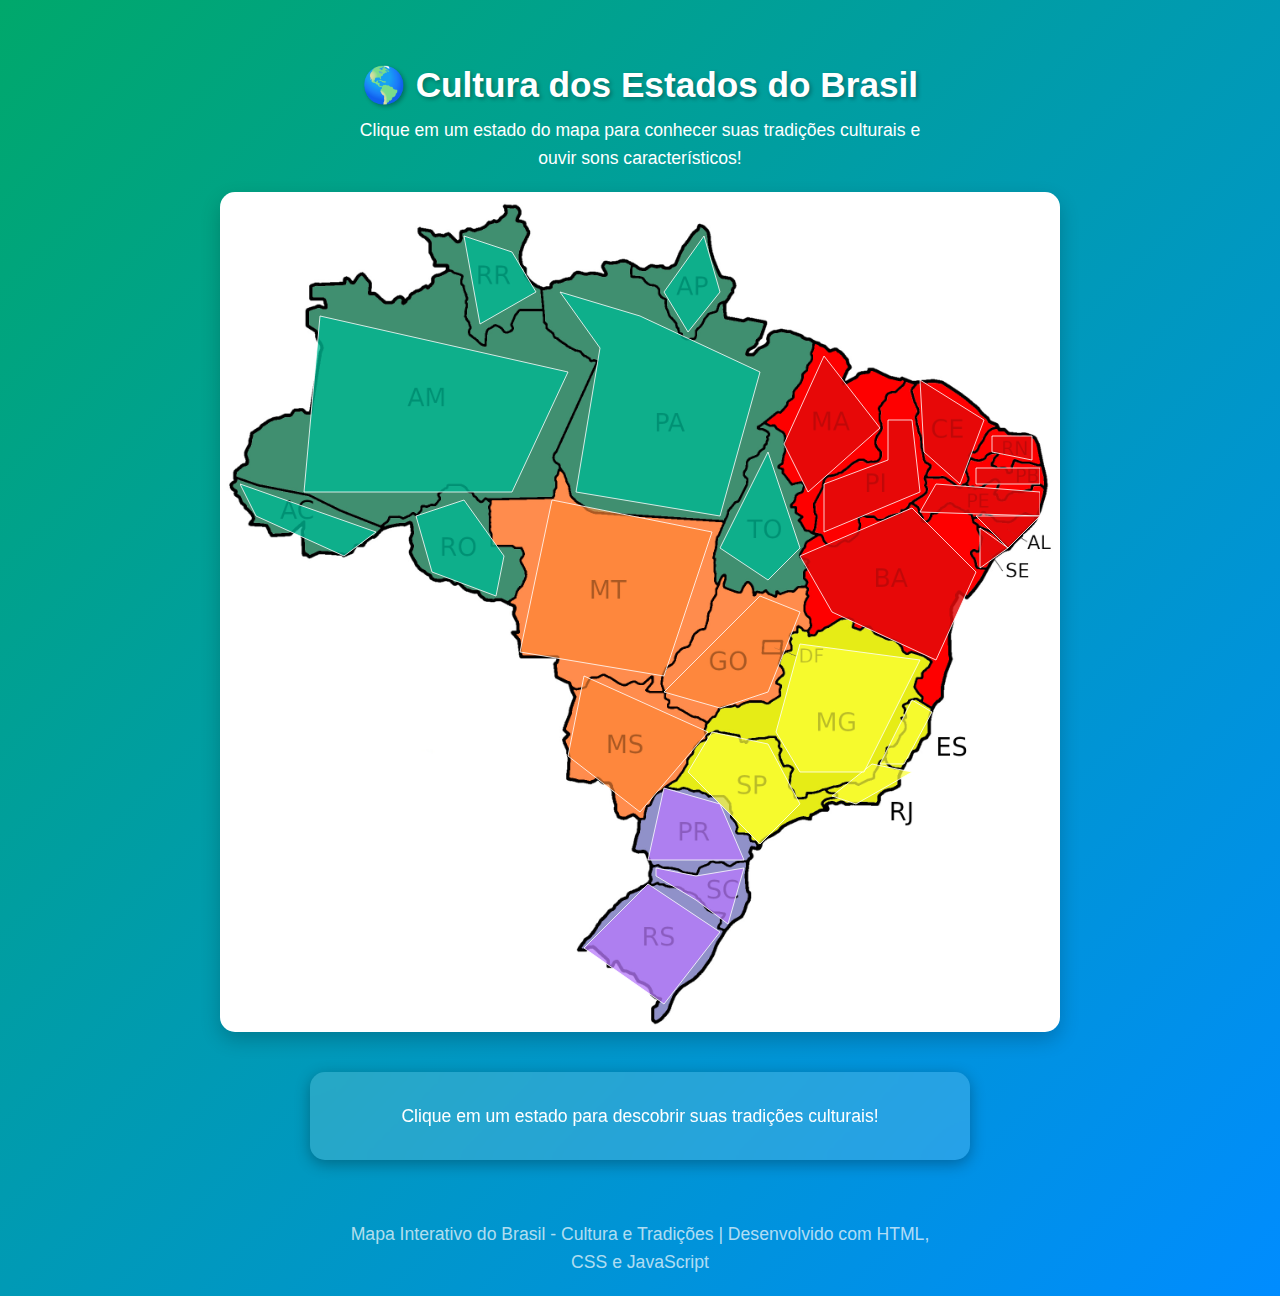
<file: index.html>
<!DOCTYPE html>
<html lang="pt-BR">
<head>
  <meta charset="UTF-8">
  <meta name="viewport" content="width=device-width, initial-scale=1.0">
  <title>Cultura dos Estados do Brasil</title>
  <style>

    body {
      font-family: 'Poppins', sans-serif;
      background: linear-gradient(135deg, #00a86b, #008cff);
      color: #fff;
      margin: 0;
      padding: 0;
      overflow-x: hidden;
    }
    
    header {
      text-align: center;
      padding: 40px 20px 20px 20px;
    }
    
    h1 {
      font-size: 2.2rem;
      margin-bottom: 10px;
      text-shadow: 2px 2px 4px rgba(0, 0, 0, 0.3);
    }
    
    p {
      font-size: 1.1rem;
      max-width: 600px;
      margin: 0 auto;
      line-height: 1.6;
    }
    
    #mapa-container {
        background-image: url(mapa-do-brasil-legendado-pintado-regioes.jpg);  
        background-size: contain;
        display: flex;
        justify-content: center;
        align-items: center;
        position: relative;
        margin: 0 auto;
        max-width: 800px;
        height: auto;
        background-color: rgba(255, 255, 255, 0.1);
        border-radius: 15px;
        padding: 20px;
        box-shadow: 0 8px 20px rgba(0, 0, 0, 0.2);
    }
    
    svg {
      width: 100%;
      height: auto;
      cursor: pointer;
    }
    
    path {
      fill: #00b894;
      stroke: #fff;
      stroke-width: 1;
      transition: all 0.3s ease;
    }
    

    
    
    text {
      fill: #fff;
      font-size: 8px;
      font-weight: bold;
      pointer-events: none;
      text-anchor: middle;
    }
    
    #info {
      margin: 40px auto;
      width: 80%;
      max-width: 600px;
      background: rgba(255, 255, 255, 0.15);
      padding: 30px;
      border-radius: 15px;
      box-shadow: 0 4px 15px rgba(0, 0, 0, 0.3);
      text-align: center;
      backdrop-filter: blur(10px);
      transition: all 0.5s ease;
    }
    
    .titulo-estado {
      font-size: 1.8rem;
      color: #ffd700;
      margin-bottom: 10px;
      text-shadow: 1px 1px 2px rgba(0, 0, 0, 0.3);
    }
    
    .bandeira {
      width: 150px;
      border-radius: 10px;
      margin: 10px auto;
      display: block;
      box-shadow: 0 4px 10px rgba(0, 0, 0, 0.3);
      border: 2px solid white;
    }
    
    .cultura-texto {
      font-size: 1.1rem;
      line-height: 1.6;
      margin-top: 15px;
    }
    
    .destaque {
      color: #ffd700;
      font-weight: bold;
    }
    
    .audio-container {
      margin-top: 20px;
      display: flex;
      flex-direction: column;
      align-items: center;
    }
    
    .audio-btn {
      background: linear-gradient(to right, #ff8a00, #ff2070);
      color: white;
      border: none;
      padding: 10px 20px;
      border-radius: 50px;
      cursor: pointer;
      font-size: 1rem;
      font-weight: bold;
      margin-top: 10px;
      transition: all 0.3s ease;
      box-shadow: 0 4px 10px rgba(0, 0, 0, 0.2);
    }
    
    .audio-btn:hover {
      transform: translateY(-3px);
      box-shadow: 0 6px 15px rgba(0, 0, 0, 0.3);
    }
    
    .audio-btn.playing {
      background: linear-gradient(to right, #ff2070, #ff8a00);
    }
    
    .audio-desc {
      font-size: 0.9rem;
      margin-top: 10px;
      font-style: italic;
    }
    
    footer {
      text-align: center;
      padding: 20px;
      margin-top: 30px;
      font-size: 0.9rem;
      color: rgba(255, 255, 255, 0.7);
    }
    
    /* Estados com cores diferentes por região */
    .norte { fill: #00b893c7; }
    .nordeste { fill: #e30909d7; }
    .centro-oeste { fill: #fd8535a9; }
    .sudeste { fill: #fcff36bb; }
    .sul { fill: #b779fdc0; }
    

  </style>
</head>
<body>
  <header>
    <h1>🌎 Cultura dos Estados do Brasil</h1>
    <p>Clique em um estado do mapa para conhecer suas tradições culturais e ouvir sons característicos!</p>
  </header>
  
  <div id="mapa-container">

    <svg xmlns="http://www.w3.org/2000/svg" viewBox="0 0 1000 1000">
      <!-- Região Norte -->
      <path id="AC" class="norte" d="M0,340 L170,400 L130,430 L20,380 Z" onclick="mostrar('AC')"></path>
      <path id="AM" class="norte" d="M100,130 L410,200 L340,350 L80,350 Z" onclick="mostrar('AM')"></path>
      <path id="RR" class="norte" d="M280,30 L340,50 L370,100 L300,140 Z" onclick="mostrar('RR')"></path>
      <path id="RO" class="norte" d="M220,380 L280,360 L330,430 L320,480 L240,450 Z" onclick="mostrar('RO')"></path>
      <path id="PA" class="norte" d="M450,170 L400,100 L500,130 L650,200 L600,380 L420,350 Z" onclick="mostrar('PA')"></path>
      <path id="AP" class="norte" d="M580,30 L600,100 L560,150 L530,100 Z" onclick="mostrar('AP')"></path>
      <path id="TO" class="norte" d="M660,300 L700,420 L660,460 L600,420 Z" onclick="mostrar('TO')"></path>
      
      <!-- Região Nordeste -->
      <path id="MA" class="nordeste" d="M730,180 L800,270 L710,350 L680,290 Z" onclick="mostrar('MA')"></path>
      <path id="PI" class="nordeste" d="M810,260 L840,260 L850,350 L730,400 L730,340 L810,310 Z" onclick="mostrar('PI')"></path>
      <path id="CE" class="nordeste" d="M850,210 L930,260 L900,340 L855,300 Z" onclick="mostrar('CE')"></path>
      <path id="RN" class="nordeste" d="M940,280 L990,280 L990,310 L940,300 Z" onclick="mostrar('RN')"></path>
      <path id="PB" class="nordeste" d="M920,320 L1000,320 L1000,340 L920,340 Z" onclick="mostrar('PB')"></path>
      <path id="PE" class="nordeste" d="M870,340 L1000,350 L1000,380 L850,375 Z" onclick="mostrar('PE')"></path>
      <path id="AL" class="nordeste" d="M920,380 L960,420 L1000,380  Z" onclick="mostrar('AL')"></path>
      <path id="SE" class="nordeste" d="M925,395 L925,445 L960,420 Z" onclick="mostrar('SE')"></path>
      <path id="BA" class="nordeste" d="M840,370 L920,450 L870,560 L740,500 L700,430 Z" onclick="mostrar('BA')"></path>
      
      <!-- Região Centro-Oeste -->
      <path id="MT" class="centro-oeste" d="M390,360 L590,400 L530,580 L350,550 Z" onclick="mostrar('MT')"></path>
      <path id="MS" class="centro-oeste" d="M430,580 L585,650 L500,750 L410,680 Z" onclick="mostrar('MS')"></path>
      <path id="GO" class="centro-oeste" d="M650,480 L700,500 L660,600 L600,620 L530,600 Z" onclick="mostrar('GO')"></path>

      
      <!-- Região Sudeste -->
      <path id="SP" class="sudeste" d="M590,650 L660,665 L700,740 L650,790 L560,700 Z" onclick="mostrar('SP')"></path>
      <path id="RJ" class="sudeste" d="M790,690 L840,700 L770,740 L740,730 Z" onclick="mostrar('RJ')"></path>
      <path id="MG" class="sudeste" d="M700,540 L850,560 L780,700 L700,700 L670,650 Z" onclick="mostrar('MG')"></path>
      <path id="ES" class="sudeste" d="M840,610 L865,625 L830,690 L800,690 Z" onclick="mostrar('ES')"></path>
      
      <!-- Região Sul -->
      <path id="PR" class="sul" d="M530,720 L600,740 L630,810 L510,810 Z" onclick="mostrar('PR')"></path>
      <path id="SC" class="sul" d="M570,830 L630,820 L610,890 L570,860 L520,830 L520,820 Z" onclick="mostrar('SC')"></path>
      <path id="RS" class="sul" d="M510,840 L600,900 L530,990 L430,920 Z" onclick="mostrar('RS')"></path>
      
 
    </svg>
  </div>
  
  <div id="info">
    <p>Clique em um estado para descobrir suas tradições culturais!</p>
  </div>
  
  <footer>
    <p>Mapa Interativo do Brasil - Cultura e Tradições | Desenvolvido com HTML, CSS e JavaScript</p>
  </footer>
  
  <script>
    const dados = {
      AC: { 
        nome: "Acre", 
        bandeira: "https://upload.wikimedia.org/wikipedia/commons/4/4c/Bandeira_do_Acre.svg", 
        cultura: "Estado da região Norte conhecido pela forte presença da cultura nordestina, com festividades como o aniversário do estado e a Feira de Exposições. A culinária local inclui pratos com peixes de água doce e frutas regionais.",
        audioDesc: "Som da floresta amazônica com pássaros e animais"
      },
      AM: { 
        nome: "Amazonas", 
        bandeira: "https://upload.wikimedia.org/wikipedia/commons/6/6b/Bandeira_do_Amazonas.svg", 
        cultura: "Famoso pelo Festival Folclórico de Parintins, uma das maiores manifestações culturais do país. A culinária é baseada em peixes regionais como tambaqui e pirarucu, preparados com ingredientes da floresta.",
        audioDesc: "Som da floresta amazônica com animais e rios"
      },
      RR: { 
        nome: "Roraima", 
        bandeira: "https://upload.wikimedia.org/wikipedia/commons/9/98/Bandeira_de_Roraima.svg", 
        cultura: "Estado com forte influência indígena, especialmente das etnias Yanomami e Macuxi. O Festival de Praia de Boa Vista é um dos principais eventos, celebrando as belezas naturais do estado.",
        audioDesc: "Som de vento e pássaros do cerrado"
      },
      RO: { 
        nome: "Rondônia", 
        bandeira: "https://upload.wikimedia.org/wikipedia/commons/f/fa/Bandeira_de_Rond%C3%B4nia.svg", 
        cultura: "Conhecido pelo Arraial Flor do Maracujá, um dos maiores festejos juninos da região Norte. A culinária mescla influências nordestinas, paulistas e sulistas, com destaque para o churrasco pantaneiro.",
        audioDesc: "Som de festa junina com forró"
      },
      PA: { 
        nome: "Pará", 
        bandeira: "https://upload.wikimedia.org/wikipedia/commons/0/02/Bandeira_do_Par%C3%A1.svg", 
        cultura: "Berço do Carimbó, dança de origem africana que deu origem à lambada e ao zouk. O Círio de Nazaré, em Belém, é uma das maiores procissões católicas do mundo. A culinária paraense é famosa pelo açaí e pelo pato no tucupi.",
        audioDesc: "Som de Carimbó e festividades"
      },
      AP: { 
        nome: "Amapá", 
        bandeira: "https://upload.wikimedia.org/wikipedia/commons/0/0c/Bandeira_do_Amap%C3%A1.svg", 
        cultura: "Estado com forte presença da cultura marabaixa, manifestação afro-brasileira que celebra a resistência negra. A culinária é rica em peixes e frutos do mar, com destaque para o camarão no bafo.",
        audioDesc: "Som de tambores do marabaixa"
      },
      TO: { 
        nome: "Tocantins", 
        bandeira: "https://upload.wikimedia.org/wikipedia/commons/f/ff/Bandeira_do_Tocantins.svg", 
        cultura: "Conhecido pela Festa do Divino Espírito Santo e pela Cavalhada, representação medieval que acontece em cidades como Natividade. A culinária inclui pratos como arroz com pequi e guariroba.",
        audioDesc: "Som de cavalos e festas tradicionais"
      },
      MA: { 
        nome: "Maranhão", 
        bandeira: "https://upload.wikimedia.org/wikipedia/commons/4/45/Bandeira_do_Maranh%C3%A3o.svg", 
        cultura: "Terra do Bumba Meu Boi, manifestação cultural que mistura teatro, música e dança, reconhecida como Patrimônio Cultural Imaterial da Humanidade. O Tambor de Crioula é outra expressão cultural importante.",
        audioDesc: "Som de tambores do Bumba Meu Boi"
      },
      PI: { 
        nome: "Piauí", 
        bandeira: "https://upload.wikimedia.org/wikipedia/commons/3/33/Bandeira_do_Piau%C3%AD.svg", 
        cultura: "Conhecido pelas tradições juninas, especialmente em Campo Maior, que realiza um dos maiores carnavais fora de época do Nordeste. A culinária inclui a carne de sol e a panelada.",
        audioDesc: "Som de forró e festas juninas"
      },
      CE: { 
        nome: "Ceará", 
        bandeira: "https://upload.wikimedia.org/wikipedia/commons/2/2e/Bandeira_do_Cear%C3%A1.svg", 
        cultura: "Terra do humor e do forró, com grandes festivais como o Ceará Music. A cultura cearense é marcada pela literatura de cordel, xilogravura e artesanato em renda. A culinária é famosa pela carne de sol e baião de dois.",
        audioDesc: "Som de forró pé-de-serra"
      },
      RN: { 
        nome: "Rio Grande do Norte", 
        bandeira: "https://upload.wikimedia.org/wikipedia/commons/3/30/Bandeira_do_Rio_Grande_do_Norte.svg", 
        cultura: "Conhecido pelas belas praias e pelo Maior São João do Mundo, em Campina Grande. A cultura potiguar é marcada pelo artesanato em cerâmica e pela música, com destaque para o forró.",
        audioDesc: "Som de ondas do mar e forró"
      },
      PB: { 
        nome: "Paraíba", 
        bandeira: "https://upload.wikimedia.org/wikipedia/commons/b/bb/Bandeira_da_Para%C3%ADba.svg", 
        cultura: "Terra do maior São João do Mundo, em Campina Grande, e do Repente, manifestação musical típica do Nordeste. A culinária paraibana inclui a galinha à cabidela e a rapadura.",
        audioDesc: "Som de repente e viola"
      },
      PE: { 
        nome: "Pernambuco", 
        bandeira: "https://upload.wikimedia.org/wikipedia/commons/5/59/Bandeira_de_Pernambuco.svg", 
        cultura: "Berço do Frevo e do Maracatu, ritmos que animam o Carnaval de Recife e Olinda. A cultura pernambucana também é marcada pelo artesanato em barro e madeira. A culinária é famosa pelo bolo de rolo e pela carne de sol com macaxeira.",
        audioDesc: "Som de frevo e maracatu"
      },
      AL: { 
        nome: "Alagoas", 
        bandeira: "https://upload.wikimedia.org/wikipedia/commons/8/88/Bandeira_de_Alagoas.svg", 
        cultura: "Terra do Guerreiro, folguedo natalino que mistura elementos indígenas, africanos e europeus. A culinária alagoana é famosa pelo sururu, molusco preparado com leite de coco e servido com pirão.",
        audioDesc: "Som de sururu sendo preparado"
      },
      SE: { 
        nome: "Sergipe", 
        bandeira: "https://upload.wikimedia.org/wikipedia/commons/b/be/Bandeira_de_Sergipe.svg", 
        cultura: "Conhecido pelo São João de Estância, um dos mais tradicionais do Nordeste, e pelo artesanato em renda e palha. A culinária sergipana inclui a moqueca e o caranguejo.",
        audioDesc: "Som de forró e festas juninas"
      },
      BA: { 
        nome: "Bahia", 
        bandeira: "https://upload.wikimedia.org/wikipedia/commons/2/28/Bandeira_da_Bahia.svg", 
        cultura: "Berço do axé, do acarajé e do Carnaval de Salvador, considerado a maior festa de rua do mundo. A cultura baiana é marcada pelo candomblé, capoeira e pelo artesanato em couro e madeira.",
        audioDesc: "Som de axé e tambores do candomblé"
      },
      MT: { 
        nome: "Mato Grosso", 
        bandeira: "https://upload.wikimedia.org/wikipedia/commons/0/0b/Bandeira_de_Mato_Grosso.svg", 
        cultura: "Estado com forte influência das culturas indígen, pantaneira e sulista. A Festa de São Benedito, em Cuiabá, é uma das principais manifestações culturais. A culinária inclui o pacu assado e a farofa de banana.",
        audioDesc: "Som de viola de cocho e siriri"
      },
      MS: { 
        nome: "Mato Grosso do Sul", 
        bandeira: "https://upload.wikimedia.org/wikipedia/commons/6/64/Bandeira_de_Mato_Grosso_do_Sul.svg", 
        cultura: "Terra do chamamé, ritmo musical originário da fronteira com o Paraguai, e da cultura pantaneira. A culinária é baseada em carnes bovinas e peixes de água doce.",
        audioDesc: "Som de chamamé e natureza pantaneira"
      },
      GO: { 
        nome: "Goiás", 
        bandeira: "https://upload.wikimedia.org/wikipedia/commons/b/be/Flag_of_Goi%C3%A1s.svg", 
        cultura: "Conhecido pelas Cavalhadas de Pirenópolis e pela Festa do Divino. A cultura goiana é marcada pela viola caipira e pelo cururu. A culinária inclui o arroz com pequi e o empadão goiano.",
        audioDesc: "Som de viola caipira e folia do divino"
      },
      SP: { 
        nome: "São Paulo", 
        bandeira: "https://upload.wikimedia.org/wikipedia/commons/2/2b/Bandeira_do_estado_de_S%C3%A3o_Paulo.svg", 
        cultura: "Centro cultural e econômico do país, com diversidade de influências de imigrantes italianos, japoneses, árabes e outros. Conhecido pela Avenida Paulista, Museus e pela pizza. A culinária paulista é uma mistura de tradições.",
        audioDesc: "Som do trânsito e movimento da cidade"
      },
      RJ: { 
        nome: "Rio de Janeiro", 
        bandeira: "https://upload.wikimedia.org/wikipedia/commons/7/73/Bandeira_do_estado_do_Rio_de_Janeiro.svg", 
        cultura: "Famoso pelo samba, Carnaval e praias icônicas como Copacabana e Ipanema. A cultura carioca é marcada pela bossa nova, pelo futebol e pelo pão de açúcar. A culinária inclui a feijoada e o churrasco.",
        audioDesc: "Som de samba e ondas do mar"
      },
      MG: { 
        nome: "Minas Gerais", 
        bandeira: "https://upload.wikimedia.org/wikipedia/commons/f/f4/Bandeira_de_Minas_Gerais.svg", 
        cultura: "Famoso pelo pão de queijo, feijão tropeiro e arquitetura colonial das cidades históricas. A cultura mineira é marcada pelo queijo, cachaça e pela música sertaneja. As festas juninas são muito tradicionais.",
        audioDesc: "Som de viola e festas juninas"
      },
      ES: { 
        nome: "Espírito Santo", 
        bandeira: "https://upload.wikimedia.org/wikipedia/commons/4/43/Bandeira_do_Esp%C3%ADrito_Santo.svg", 
        cultura: "Conhecido pela Festa da Penha e pela culinária com influência italiana e africana. A moqueca capixaba, preparada em panela de barro, é o prato mais famoso. A cultura é marcada pelas bandas de congo.",
        audioDesc: "Som de congo e ondas do mar"
      },
      PR: { 
        nome: "Paraná", 
        bandeira: "https://upload.wikimedia.org/wikipedia/commons/9/93/Bandeira_do_Paran%C3%A1.svg", 
        cultura: "Estado com forte influência europeia, especialmente alemã, italiana, polonesa e ucraniana. Conhecido pelas Cataratas do Iguaçu e pela Festa da Uva. A culinária inclui o barreado e o pierogi.",
        audioDesc: "Som de danças folclóricas europeias"
      },
      SC: { 
        nome: "Santa Catarina", 
        bandeira: "https://upload.wikimedia.org/wikipedia/commons/1/1a/Bandeira_de_Santa_Catarina.svg", 
        cultura: "Estado com forte influência alemã, italiana e açoriana. Conhecido pela Oktoberfest de Blumenau e pelas praias. A culinária inclui o marreco com repolho roxo e o café colonial.",
        audioDesc: "Som de música alemã e ondas do mar"
      },
      RS: { 
        nome: "Rio Grande do Sul", 
        bandeira: "https://upload.wikimedia.org/wikipedia/commons/6/63/Bandeira_do_Rio_Grande_do_Sul.svg", 
        cultura: "Cultura gaúcha marcada pelo chimarrão, churrasco e danças tradicionais como o fandango. A Semana Farroupilha celebra as tradições gaúchas. A culinária inclui o arroz de carreteiro e o churrasco.",
        audioDesc: "Som de gaita e fandango"
      }
    };

    let audioContext = null;
    let noiseNode = null;
    let isPlaying = false;

    function mostrar(uf) {
      const estado = dados[uf];
      const infoDiv = document.getElementById('info');
      if (estado) {
        infoDiv.innerHTML = `
          <h2 class='titulo-estado'>${estado.nome}</h2>
          <img class='bandeira' src='${estado.bandeira}' alt='Bandeira de ${estado.nome}'>
          <p class='cultura-texto'>${estado.cultura}</p>
          <div class='audio-container'>
            <button id='audioBtn' class='audio-btn' onclick='toggleAudio()'>Ouvir Som Característico</button>
            <p class='audio-desc'>${estado.audioDesc}</p>
          </div>
        `;
      }
    }

    function toggleAudio() {
      if (isPlaying) {
        stopWhiteNoise();
      } else {
        playWhiteNoise();
      }
    }

    function playWhiteNoise() {
      try {
        audioContext = new (window.AudioContext || window.webkitAudioContext)();
        
        const bufferSize = 2 * audioContext.sampleRate;
        const noiseBuffer = audioContext.createBuffer(1, bufferSize, audioContext.sampleRate);
        const output = noiseBuffer.getChannelData(0);
        
        for (let i = 0; i < bufferSize; i++) {
          output[i] = Math.random() * 2 - 1;
        }
        
        noiseNode = audioContext.createBufferSource();
        noiseNode.buffer = noiseBuffer;
        noiseNode.loop = true;
        
        noiseNode.connect(audioContext.destination);
        noiseNode.start();
        
        isPlaying = true;
        document.getElementById('audioBtn').textContent = "Parar Som";
        document.getElementById('audioBtn').classList.add('playing');
      } catch (error) {
        console.error("Erro ao reproduzir áudio:", error);
        alert("Não foi possível reproduzir o áudio. Verifique as permissões do seu navegador.");
      }
    }

    function stopWhiteNoise() {
      if (noiseNode) {
        noiseNode.stop();
        noiseNode.disconnect();
        noiseNode = null;
      }
      
      if (audioContext) {
        audioContext.close();
        audioContext = null;
      }
      
      isPlaying = false;
      document.getElementById('audioBtn').textContent = "Ouvir Som Característico";
      document.getElementById('audioBtn').classList.remove('playing');
    }
  </script>
</body>
</html>
</file>
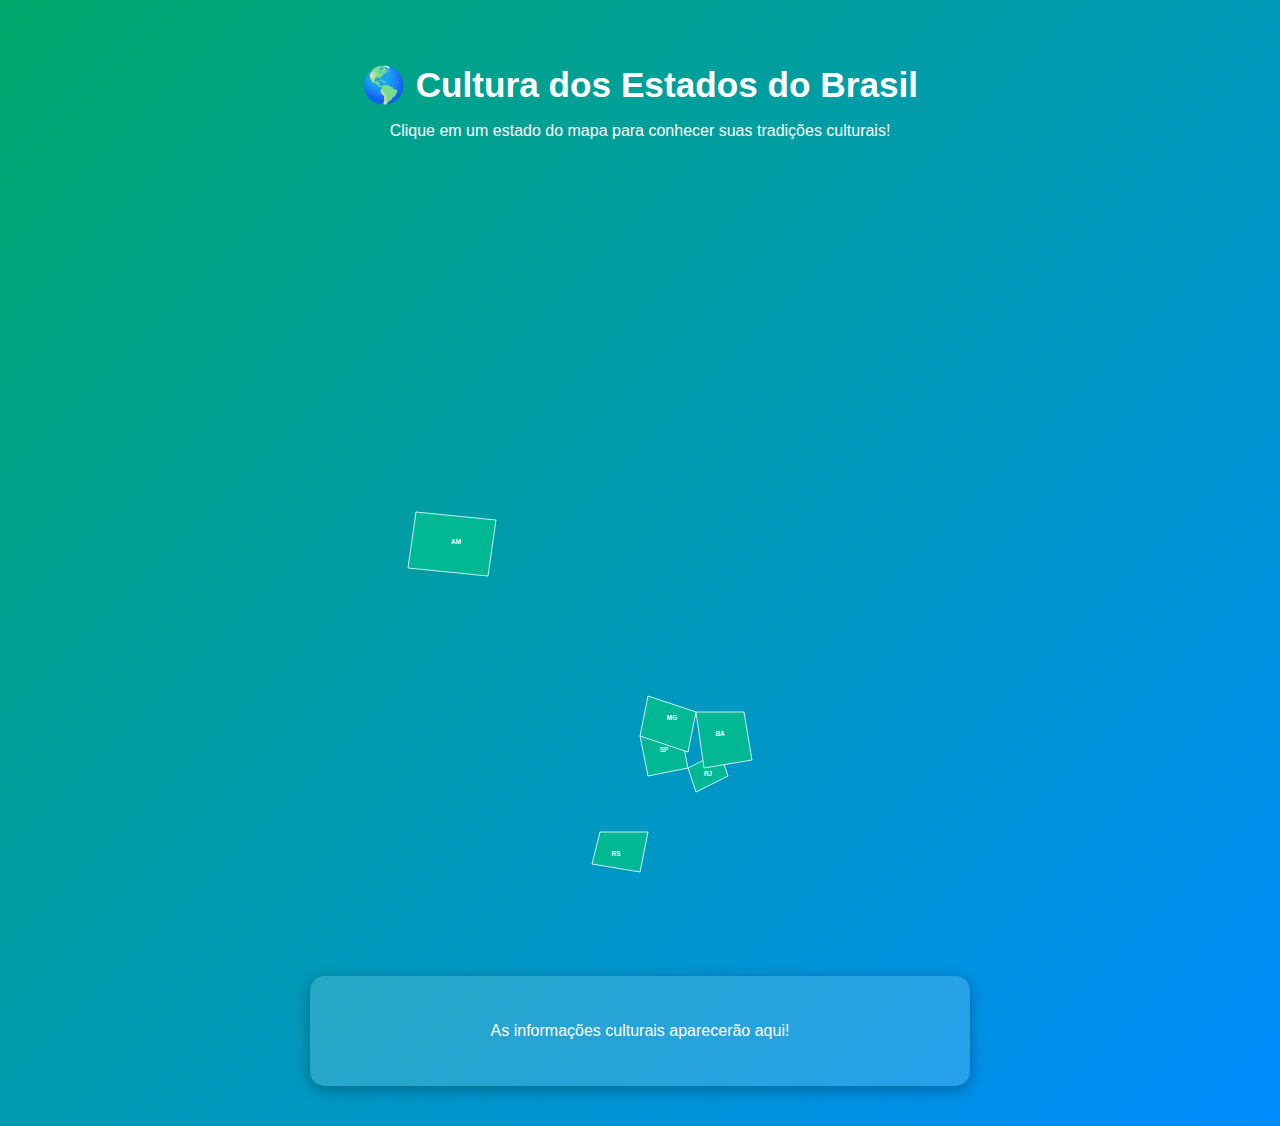
<file: teste copy.html>
<!DOCTYPE html><html lang="pt-BR">
<head>
  <meta charset="UTF-8">
  <meta name="viewport" content="width=device-width, initial-scale=1.0">
  <title>Cultura dos Estados do Brasil</title>
  <style>
    body {
      font-family: 'Poppins', sans-serif;
      background: linear-gradient(135deg, #00a86b, #008cff);
      color: #fff;
      margin: 0;
      padding: 0;
      overflow-x: hidden;
    }header {
  text-align: center;
  padding: 40px 20px 20px 20px;
}

h1 {
  font-size: 2.2rem;
  margin-bottom: 10px;
}

#mapa-container {
  display: flex;
  justify-content: center;
  align-items: center;
  position: relative;
  margin: 0 auto;
  max-width: 800px;
  height: auto;
}

svg {
  width: 100%;
  height: auto;
  cursor: pointer;
}

path {
  fill: #00b894;
  stroke: #fff;
  stroke-width: 1;
  transition: fill 0.3s ease;
}

path:hover {
  fill: #ffe066;
}

text {
  fill: #fff;
  font-size: 8px;
  font-weight: bold;
  pointer-events: none;
  text-anchor: middle;
}

#info {
  margin: 40px auto;
  width: 80%;
  max-width: 600px;
  background: rgba(255, 255, 255, 0.15);
  padding: 30px;
  border-radius: 15px;
  box-shadow: 0 4px 15px rgba(0, 0, 0, 0.3);
  text-align: center;
}

.titulo-estado {
  font-size: 1.8rem;
  color: #ffd700;
  margin-bottom: 10px;
}

.bandeira {
  width: 150px;
  border-radius: 10px;
  margin: 10px auto;
  display: block;
}

  </style>
</head>
<body>
  <header>
    <h1>🌎 Cultura dos Estados do Brasil</h1>
    <p>Clique em um estado do mapa para conhecer suas tradições culturais!</p>
  </header>  <div id="mapa-container">
    <svg xmlns="http://www.w3.org/2000/svg" viewBox="0 0 1000 950">
      <!-- Exemplo simplificado: Apenas alguns estados desenhados -->
      <path id="SP" d="M500,700 L550,690 L560,740 L510,750 Z" onclick="mostrar('SP')"></path>
      <path id="RJ" d="M560,740 L600,720 L610,750 L570,770 Z" onclick="mostrar('RJ')"></path>
      <path id="MG" d="M510,650 L570,670 L560,720 L500,700 Z" onclick="mostrar('MG')"></path>
      <path id="BA" d="M570,670 L630,670 L640,730 L580,740 Z" onclick="mostrar('BA')"></path>
      <path id="RS" d="M450,820 L510,820 L500,870 L440,860 Z" onclick="mostrar('RS')"></path>
      <path id="AM" d="M220,420 L320,430 L310,500 L210,490 Z" onclick="mostrar('AM')"></path><!-- Nomes dos estados -->
  <text x="530" y="720">SP</text>
  <text x="585" y="750">RJ</text>
  <text x="540" y="680">MG</text>
  <text x="600" y="700">BA</text>
  <text x="470" y="850">RS</text>
  <text x="270" y="460">AM</text>
</svg>

  </div>  <div id="info">
    <p>As informações culturais aparecerão aqui!</p>
  </div>  <script>
    const dados = {
      SP: { nome: "São Paulo", bandeira: "https://upload.wikimedia.org/wikipedia/commons/2/2b/Bandeira_do_estado_de_S%C3%A3o_Paulo.svg", cultura: "Centro cultural e econômico do país, com culinária e arte diversas." },
      RJ: { nome: "Rio de Janeiro", bandeira: "https://upload.wikimedia.org/wikipedia/commons/7/73/Bandeira_do_estado_do_Rio_de_Janeiro.svg", cultura: "Famoso pelo samba, Carnaval e praias icônicas." },
      MG: { nome: "Minas Gerais", bandeira: "https://upload.wikimedia.org/wikipedia/commons/f/f4/Bandeira_de_Minas_Gerais.svg", cultura: "Famoso pelo pão de queijo, feijão tropeiro e arquitetura colonial." },
      BA: { nome: "Bahia", bandeira: "https://upload.wikimedia.org/wikipedia/commons/2/28/Bandeira_da_Bahia.svg", cultura: "Berço do axé, do acarajé e das festas populares de Salvador." },
      RS: { nome: "Rio Grande do Sul", bandeira: "https://upload.wikimedia.org/wikipedia/commons/6/63/Bandeira_do_Rio_Grande_do_Sul.svg", cultura: "Cultura gaúcha: chimarrão, churrasco e danças tradicionais." },
      AM: { nome: "Amazonas", bandeira: "https://upload.wikimedia.org/wikipedia/commons/6/6b/Bandeira_do_Amazonas.svg", cultura: "Famoso pelo Festival de Parintins e pela culinária com peixes regionais." }
    };

    function mostrar(uf) {
      const estado = dados[uf];
      const infoDiv = document.getElementById('info');
      if (estado) {
        infoDiv.innerHTML = `
          <h2 class='titulo-estado'>${estado.nome}</h2>
          <img class='bandeira' src='${estado.bandeira}' alt='Bandeira de ${estado.nome}'>
          <p>${estado.cultura}</p>
        `;
      }
    }
  </script></body>
</html>
</file>
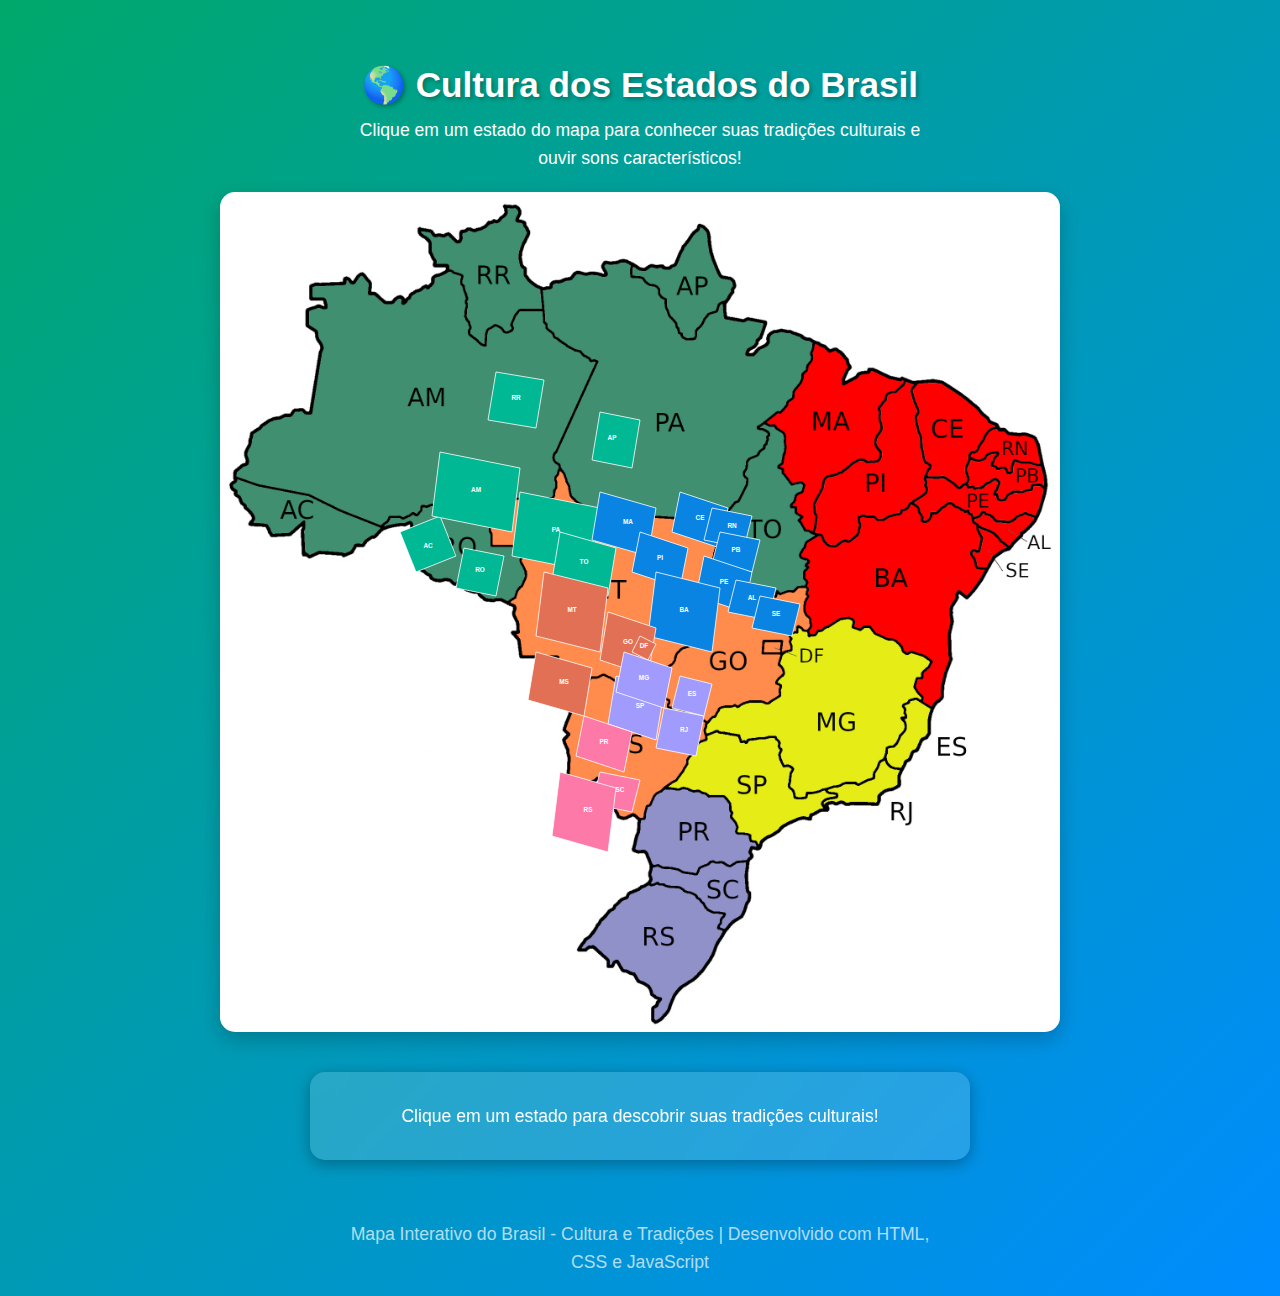
<file: teste.html>
<!DOCTYPE html>
<html lang="pt-BR">
<head>
  <meta charset="UTF-8">
  <meta name="viewport" content="width=device-width, initial-scale=1.0">
  <title>Cultura dos Estados do Brasil</title>
  <style>

    body {
      font-family: 'Poppins', sans-serif;
      background: linear-gradient(135deg, #00a86b, #008cff);
      color: #fff;
      margin: 0;
      padding: 0;
      overflow-x: hidden;
    }
    
    header {
      text-align: center;
      padding: 40px 20px 20px 20px;
    }
    
    h1 {
      font-size: 2.2rem;
      margin-bottom: 10px;
      text-shadow: 2px 2px 4px rgba(0, 0, 0, 0.3);
    }
    
    p {
      font-size: 1.1rem;
      max-width: 600px;
      margin: 0 auto;
      line-height: 1.6;
    }
    
    #mapa-container {
        background-image: url(mapa-do-brasil-legendado-pintado-regioes.jpg);  
        background-size: contain;
        display: flex;
        justify-content: center;
        align-items: center;
        position: relative;
        margin: 0 auto;
        max-width: 800px;
        height: auto;
        background-color: rgba(255, 255, 255, 0.1);
        border-radius: 15px;
        padding: 20px;
        box-shadow: 0 8px 20px rgba(0, 0, 0, 0.2);
    }
    
    svg {
      width: 100%;
      height: auto;
      cursor: pointer;
    }
    
    path {
      fill: #00b894;
      stroke: #fff;
      stroke-width: 1;
      transition: all 0.3s ease;
    }
    
    path:hover {
      fill: #ffe066;
      transform: scale(1.02);
      filter: drop-shadow(0 0 5px rgba(255, 224, 102, 0.7));
    }
    
    text {
      fill: #fff;
      font-size: 8px;
      font-weight: bold;
      pointer-events: none;
      text-anchor: middle;
    }
    
    #info {
      margin: 40px auto;
      width: 80%;
      max-width: 600px;
      background: rgba(255, 255, 255, 0.15);
      padding: 30px;
      border-radius: 15px;
      box-shadow: 0 4px 15px rgba(0, 0, 0, 0.3);
      text-align: center;
      backdrop-filter: blur(10px);
      transition: all 0.5s ease;
    }
    
    .titulo-estado {
      font-size: 1.8rem;
      color: #ffd700;
      margin-bottom: 10px;
      text-shadow: 1px 1px 2px rgba(0, 0, 0, 0.3);
    }
    
    .bandeira {
      width: 150px;
      border-radius: 10px;
      margin: 10px auto;
      display: block;
      box-shadow: 0 4px 10px rgba(0, 0, 0, 0.3);
      border: 2px solid white;
    }
    
    .cultura-texto {
      font-size: 1.1rem;
      line-height: 1.6;
      margin-top: 15px;
    }
    
    .destaque {
      color: #ffd700;
      font-weight: bold;
    }
    
    .audio-container {
      margin-top: 20px;
      display: flex;
      flex-direction: column;
      align-items: center;
    }
    
    .audio-btn {
      background: linear-gradient(to right, #ff8a00, #ff2070);
      color: white;
      border: none;
      padding: 10px 20px;
      border-radius: 50px;
      cursor: pointer;
      font-size: 1rem;
      font-weight: bold;
      margin-top: 10px;
      transition: all 0.3s ease;
      box-shadow: 0 4px 10px rgba(0, 0, 0, 0.2);
    }
    
    .audio-btn:hover {
      transform: translateY(-3px);
      box-shadow: 0 6px 15px rgba(0, 0, 0, 0.3);
    }
    
    .audio-btn.playing {
      background: linear-gradient(to right, #ff2070, #ff8a00);
    }
    
    .audio-desc {
      font-size: 0.9rem;
      margin-top: 10px;
      font-style: italic;
    }
    
    footer {
      text-align: center;
      padding: 20px;
      margin-top: 30px;
      font-size: 0.9rem;
      color: rgba(255, 255, 255, 0.7);
    }
    
    /* Estados com cores diferentes por região */
    .norte { fill: #00b894; }
    .nordeste { fill: #0984e3; }
    .centro-oeste { fill: #e17055; }
    .sudeste { fill: #a29bfe; }
    .sul { fill: #fd79a8; }
    
    .norte:hover { fill: #55efc4; }
    .nordeste:hover { fill: #74b9ff; }
    .centro-oeste:hover { fill: #fab1a0; }
    .sudeste:hover { fill: #d6d4ff; }
    .sul:hover { fill: #ffb8c6; }
  </style>
</head>
<body>
  <header>
    <h1>🌎 Cultura dos Estados do Brasil</h1>
    <p>Clique em um estado do mapa para conhecer suas tradições culturais e ouvir sons característicos!</p>
  </header>
  
  <div id="mapa-container">

    <svg xmlns="http://www.w3.org/2000/svg" viewBox="0 0 1000 1000">
      <!-- Região Norte -->
      <path id="AC" class="norte" d="M200,400 L250,380 L270,430 L220,450 Z" onclick="mostrar('AC')"></path>
      <path id="AM" class="norte" d="M250,300 L350,320 L340,400 L240,380 Z" onclick="mostrar('AM')"></path>
      <path id="RR" class="norte" d="M320,200 L380,210 L370,270 L310,260 Z" onclick="mostrar('RR')"></path>
      <path id="RO" class="norte" d="M280,420 L330,430 L320,480 L270,470 Z" onclick="mostrar('RO')"></path>
      <path id="PA" class="norte" d="M350,350 L450,370 L440,450 L340,430 Z" onclick="mostrar('PA')"></path>
      <path id="AP" class="norte" d="M450,250 L500,260 L490,320 L440,310 Z" onclick="mostrar('AP')"></path>
      <path id="TO" class="norte" d="M400,400 L470,420 L460,480 L390,460 Z" onclick="mostrar('TO')"></path>
      
      <!-- Região Nordeste -->
      <path id="MA" class="nordeste" d="M450,350 L520,370 L510,430 L440,410 Z" onclick="mostrar('MA')"></path>
      <path id="PI" class="nordeste" d="M500,400 L560,420 L550,470 L490,450 Z" onclick="mostrar('PI')"></path>
      <path id="CE" class="nordeste" d="M550,350 L610,370 L600,420 L540,400 Z" onclick="mostrar('CE')"></path>
      <path id="RN" class="nordeste" d="M590,370 L640,380 L630,420 L580,410 Z" onclick="mostrar('RN')"></path>
      <path id="PB" class="nordeste" d="M600,400 L650,410 L640,450 L590,440 Z" onclick="mostrar('PB')"></path>
      <path id="PE" class="nordeste" d="M580,430 L640,450 L630,500 L570,480 Z" onclick="mostrar('PE')"></path>
      <path id="AL" class="nordeste" d="M620,460 L670,470 L660,510 L610,500 Z" onclick="mostrar('AL')"></path>
      <path id="SE" class="nordeste" d="M650,480 L700,490 L690,530 L640,520 Z" onclick="mostrar('SE')"></path>
      <path id="BA" class="nordeste" d="M520,450 L600,470 L590,550 L510,530 Z" onclick="mostrar('BA')"></path>
      
      <!-- Região Centro-Oeste -->
      <path id="MT" class="centro-oeste" d="M380,450 L460,470 L450,550 L370,530 Z" onclick="mostrar('MT')"></path>
      <path id="MS" class="centro-oeste" d="M370,550 L440,570 L430,630 L360,610 Z" onclick="mostrar('MS')"></path>
      <path id="GO" class="centro-oeste" d="M460,500 L520,520 L510,580 L450,560 Z" onclick="mostrar('GO')"></path>
      <path id="DF" class="centro-oeste" d="M500,530 L520,540 L510,560 L490,550 Z" onclick="mostrar('DF')"></path>
      
      <!-- Região Sudeste -->
      <path id="SP" class="sudeste" d="M470,580 L530,600 L520,660 L460,640 Z" onclick="mostrar('SP')"></path>
      <path id="RJ" class="sudeste" d="M530,620 L580,630 L570,680 L520,670 Z" onclick="mostrar('RJ')"></path>
      <path id="MG" class="sudeste" d="M480,550 L540,570 L530,620 L470,600 Z" onclick="mostrar('MG')"></path>
      <path id="ES" class="sudeste" d="M550,580 L590,590 L580,630 L540,620 Z" onclick="mostrar('ES')"></path>
      
      <!-- Região Sul -->
      <path id="PR" class="sul" d="M430,630 L490,650 L480,700 L420,680 Z" onclick="mostrar('PR')"></path>
      <path id="SC" class="sul" d="M450,700 L500,710 L490,750 L440,740 Z" onclick="mostrar('SC')"></path>
      <path id="RS" class="sul" d="M400,700 L470,720 L460,800 L390,780 Z" onclick="mostrar('RS')"></path>
      
      <!-- Nomes dos estados -->
      <text x="235" y="420">AC</text>
      <text x="295" y="350">AM</text>
      <text x="345" y="235">RR</text>
      <text x="300" y="450">RO</text>
      <text x="395" y="400">PA</text>
      <text x="465" y="285">AP</text>
      <text x="430" y="440">TO</text>
      
      <text x="485" y="390">MA</text>
      <text x="525" y="435">PI</text>
      <text x="575" y="385">CE</text>
      <text x="615" y="395">RN</text>
      <text x="620" y="425">PB</text>
      <text x="605" y="465">PE</text>
      <text x="640" y="485">AL</text>
      <text x="670" y="505">SE</text>
      <text x="555" y="500">BA</text>
      
      <text x="415" y="500">MT</text>
      <text x="405" y="590">MS</text>
      <text x="485" y="540">GO</text>
      <text x="505" y="545">DF</text>
      
      <text x="500" y="620">SP</text>
      <text x="555" y="650">RJ</text>
      <text x="505" y="585">MG</text>
      <text x="565" y="605">ES</text>
      
      <text x="455" y="665">PR</text>
      <text x="475" y="725">SC</text>
      <text x="435" y="750">RS</text>
    </svg>
  </div>
  
  <div id="info">
    <p>Clique em um estado para descobrir suas tradições culturais!</p>
  </div>
  
  <footer>
    <p>Mapa Interativo do Brasil - Cultura e Tradições | Desenvolvido com HTML, CSS e JavaScript</p>
  </footer>
  
  <script>
    const dados = {
      AC: { 
        nome: "Acre", 
        bandeira: "https://upload.wikimedia.org/wikipedia/commons/4/4c/Bandeira_do_Acre.svg", 
        cultura: "Estado da região Norte conhecido pela forte presença da cultura nordestina, com festividades como o aniversário do estado e a Feira de Exposições. A culinária local inclui pratos com peixes de água doce e frutas regionais.",
        audioDesc: "Som da floresta amazônica com pássaros e animais"
      },
      AM: { 
        nome: "Amazonas", 
        bandeira: "https://upload.wikimedia.org/wikipedia/commons/6/6b/Bandeira_do_Amazonas.svg", 
        cultura: "Famoso pelo Festival Folclórico de Parintins, uma das maiores manifestações culturais do país. A culinária é baseada em peixes regionais como tambaqui e pirarucu, preparados com ingredientes da floresta.",
        audioDesc: "Som da floresta amazônica com animais e rios"
      },
      RR: { 
        nome: "Roraima", 
        bandeira: "https://upload.wikimedia.org/wikipedia/commons/9/98/Bandeira_de_Roraima.svg", 
        cultura: "Estado com forte influência indígena, especialmente das etnias Yanomami e Macuxi. O Festival de Praia de Boa Vista é um dos principais eventos, celebrando as belezas naturais do estado.",
        audioDesc: "Som de vento e pássaros do cerrado"
      },
      RO: { 
        nome: "Rondônia", 
        bandeira: "https://upload.wikimedia.org/wikipedia/commons/f/fa/Bandeira_de_Rond%C3%B4nia.svg", 
        cultura: "Conhecido pelo Arraial Flor do Maracujá, um dos maiores festejos juninos da região Norte. A culinária mescla influências nordestinas, paulistas e sulistas, com destaque para o churrasco pantaneiro.",
        audioDesc: "Som de festa junina com forró"
      },
      PA: { 
        nome: "Pará", 
        bandeira: "https://upload.wikimedia.org/wikipedia/commons/0/02/Bandeira_do_Par%C3%A1.svg", 
        cultura: "Berço do Carimbó, dança de origem africana que deu origem à lambada e ao zouk. O Círio de Nazaré, em Belém, é uma das maiores procissões católicas do mundo. A culinária paraense é famosa pelo açaí e pelo pato no tucupi.",
        audioDesc: "Som de Carimbó e festividades"
      },
      AP: { 
        nome: "Amapá", 
        bandeira: "https://upload.wikimedia.org/wikipedia/commons/0/0c/Bandeira_do_Amap%C3%A1.svg", 
        cultura: "Estado com forte presença da cultura marabaixa, manifestação afro-brasileira que celebra a resistência negra. A culinária é rica em peixes e frutos do mar, com destaque para o camarão no bafo.",
        audioDesc: "Som de tambores do marabaixa"
      },
      TO: { 
        nome: "Tocantins", 
        bandeira: "https://upload.wikimedia.org/wikipedia/commons/f/ff/Bandeira_do_Tocantins.svg", 
        cultura: "Conhecido pela Festa do Divino Espírito Santo e pela Cavalhada, representação medieval que acontece em cidades como Natividade. A culinária inclui pratos como arroz com pequi e guariroba.",
        audioDesc: "Som de cavalos e festas tradicionais"
      },
      MA: { 
        nome: "Maranhão", 
        bandeira: "https://upload.wikimedia.org/wikipedia/commons/4/45/Bandeira_do_Maranh%C3%A3o.svg", 
        cultura: "Terra do Bumba Meu Boi, manifestação cultural que mistura teatro, música e dança, reconhecida como Patrimônio Cultural Imaterial da Humanidade. O Tambor de Crioula é outra expressão cultural importante.",
        audioDesc: "Som de tambores do Bumba Meu Boi"
      },
      PI: { 
        nome: "Piauí", 
        bandeira: "https://upload.wikimedia.org/wikipedia/commons/3/33/Bandeira_do_Piau%C3%AD.svg", 
        cultura: "Conhecido pelas tradições juninas, especialmente em Campo Maior, que realiza um dos maiores carnavais fora de época do Nordeste. A culinária inclui a carne de sol e a panelada.",
        audioDesc: "Som de forró e festas juninas"
      },
      CE: { 
        nome: "Ceará", 
        bandeira: "https://upload.wikimedia.org/wikipedia/commons/2/2e/Bandeira_do_Cear%C3%A1.svg", 
        cultura: "Terra do humor e do forró, com grandes festivais como o Ceará Music. A cultura cearense é marcada pela literatura de cordel, xilogravura e artesanato em renda. A culinária é famosa pela carne de sol e baião de dois.",
        audioDesc: "Som de forró pé-de-serra"
      },
      RN: { 
        nome: "Rio Grande do Norte", 
        bandeira: "https://upload.wikimedia.org/wikipedia/commons/3/30/Bandeira_do_Rio_Grande_do_Norte.svg", 
        cultura: "Conhecido pelas belas praias e pelo Maior São João do Mundo, em Campina Grande. A cultura potiguar é marcada pelo artesanato em cerâmica e pela música, com destaque para o forró.",
        audioDesc: "Som de ondas do mar e forró"
      },
      PB: { 
        nome: "Paraíba", 
        bandeira: "https://upload.wikimedia.org/wikipedia/commons/b/bb/Bandeira_da_Para%C3%ADba.svg", 
        cultura: "Terra do maior São João do Mundo, em Campina Grande, e do Repente, manifestação musical típica do Nordeste. A culinária paraibana inclui a galinha à cabidela e a rapadura.",
        audioDesc: "Som de repente e viola"
      },
      PE: { 
        nome: "Pernambuco", 
        bandeira: "https://upload.wikimedia.org/wikipedia/commons/5/59/Bandeira_de_Pernambuco.svg", 
        cultura: "Berço do Frevo e do Maracatu, ritmos que animam o Carnaval de Recife e Olinda. A cultura pernambucana também é marcada pelo artesanato em barro e madeira. A culinária é famosa pelo bolo de rolo e pela carne de sol com macaxeira.",
        audioDesc: "Som de frevo e maracatu"
      },
      AL: { 
        nome: "Alagoas", 
        bandeira: "https://upload.wikimedia.org/wikipedia/commons/8/88/Bandeira_de_Alagoas.svg", 
        cultura: "Terra do Guerreiro, folguedo natalino que mistura elementos indígenas, africanos e europeus. A culinária alagoana é famosa pelo sururu, molusco preparado com leite de coco e servido com pirão.",
        audioDesc: "Som de sururu sendo preparado"
      },
      SE: { 
        nome: "Sergipe", 
        bandeira: "https://upload.wikimedia.org/wikipedia/commons/b/be/Bandeira_de_Sergipe.svg", 
        cultura: "Conhecido pelo São João de Estância, um dos mais tradicionais do Nordeste, e pelo artesanato em renda e palha. A culinária sergipana inclui a moqueca e o caranguejo.",
        audioDesc: "Som de forró e festas juninas"
      },
      BA: { 
        nome: "Bahia", 
        bandeira: "https://upload.wikimedia.org/wikipedia/commons/2/28/Bandeira_da_Bahia.svg", 
        cultura: "Berço do axé, do acarajé e do Carnaval de Salvador, considerado a maior festa de rua do mundo. A cultura baiana é marcada pelo candomblé, capoeira e pelo artesanato em couro e madeira.",
        audioDesc: "Som de axé e tambores do candomblé"
      },
      MT: { 
        nome: "Mato Grosso", 
        bandeira: "https://upload.wikimedia.org/wikipedia/commons/0/0b/Bandeira_de_Mato_Grosso.svg", 
        cultura: "Estado com forte influência das culturas indígen, pantaneira e sulista. A Festa de São Benedito, em Cuiabá, é uma das principais manifestações culturais. A culinária inclui o pacu assado e a farofa de banana.",
        audioDesc: "Som de viola de cocho e siriri"
      },
      MS: { 
        nome: "Mato Grosso do Sul", 
        bandeira: "https://upload.wikimedia.org/wikipedia/commons/6/64/Bandeira_de_Mato_Grosso_do_Sul.svg", 
        cultura: "Terra do chamamé, ritmo musical originário da fronteira com o Paraguai, e da cultura pantaneira. A culinária é baseada em carnes bovinas e peixes de água doce.",
        audioDesc: "Som de chamamé e natureza pantaneira"
      },
      GO: { 
        nome: "Goiás", 
        bandeira: "https://upload.wikimedia.org/wikipedia/commons/b/be/Flag_of_Goi%C3%A1s.svg", 
        cultura: "Conhecido pelas Cavalhadas de Pirenópolis e pela Festa do Divino. A cultura goiana é marcada pela viola caipira e pelo cururu. A culinária inclui o arroz com pequi e o empadão goiano.",
        audioDesc: "Som de viola caipira e folia do divino"
      },
      DF: { 
        nome: "Distrito Federal", 
        bandeira: "https://upload.wikimedia.org/wikipedia/commons/3/3c/Bandeira_do_Distrito_Federal_%28Brasil%29.svg", 
        cultura: "Capital do país, com cultura diversificada por receber pessoas de todos os estados. Conhecido pela Feira da Torre de TV e pelos festivais de música. A culinária reflete a diversidade brasileira.",
        audioDesc: "Som da cidade e diversidade cultural"
      },
      SP: { 
        nome: "São Paulo", 
        bandeira: "https://upload.wikimedia.org/wikipedia/commons/2/2b/Bandeira_do_estado_de_S%C3%A3o_Paulo.svg", 
        cultura: "Centro cultural e econômico do país, com diversidade de influências de imigrantes italianos, japoneses, árabes e outros. Conhecido pela Avenida Paulista, Museus e pela pizza. A culinária paulista é uma mistura de tradições.",
        audioDesc: "Som do trânsito e movimento da cidade"
      },
      RJ: { 
        nome: "Rio de Janeiro", 
        bandeira: "https://upload.wikimedia.org/wikipedia/commons/7/73/Bandeira_do_estado_do_Rio_de_Janeiro.svg", 
        cultura: "Famoso pelo samba, Carnaval e praias icônicas como Copacabana e Ipanema. A cultura carioca é marcada pela bossa nova, pelo futebol e pelo pão de açúcar. A culinária inclui a feijoada e o churrasco.",
        audioDesc: "Som de samba e ondas do mar"
      },
      MG: { 
        nome: "Minas Gerais", 
        bandeira: "https://upload.wikimedia.org/wikipedia/commons/f/f4/Bandeira_de_Minas_Gerais.svg", 
        cultura: "Famoso pelo pão de queijo, feijão tropeiro e arquitetura colonial das cidades históricas. A cultura mineira é marcada pelo queijo, cachaça e pela música sertaneja. As festas juninas são muito tradicionais.",
        audioDesc: "Som de viola e festas juninas"
      },
      ES: { 
        nome: "Espírito Santo", 
        bandeira: "https://upload.wikimedia.org/wikipedia/commons/4/43/Bandeira_do_Esp%C3%ADrito_Santo.svg", 
        cultura: "Conhecido pela Festa da Penha e pela culinária com influência italiana e africana. A moqueca capixaba, preparada em panela de barro, é o prato mais famoso. A cultura é marcada pelas bandas de congo.",
        audioDesc: "Som de congo e ondas do mar"
      },
      PR: { 
        nome: "Paraná", 
        bandeira: "https://upload.wikimedia.org/wikipedia/commons/9/93/Bandeira_do_Paran%C3%A1.svg", 
        cultura: "Estado com forte influência europeia, especialmente alemã, italiana, polonesa e ucraniana. Conhecido pelas Cataratas do Iguaçu e pela Festa da Uva. A culinária inclui o barreado e o pierogi.",
        audioDesc: "Som de danças folclóricas europeias"
      },
      SC: { 
        nome: "Santa Catarina", 
        bandeira: "https://upload.wikimedia.org/wikipedia/commons/1/1a/Bandeira_de_Santa_Catarina.svg", 
        cultura: "Estado com forte influência alemã, italiana e açoriana. Conhecido pela Oktoberfest de Blumenau e pelas praias. A culinária inclui o marreco com repolho roxo e o café colonial.",
        audioDesc: "Som de música alemã e ondas do mar"
      },
      RS: { 
        nome: "Rio Grande do Sul", 
        bandeira: "https://upload.wikimedia.org/wikipedia/commons/6/63/Bandeira_do_Rio_Grande_do_Sul.svg", 
        cultura: "Cultura gaúcha marcada pelo chimarrão, churrasco e danças tradicionais como o fandango. A Semana Farroupilha celebra as tradições gaúchas. A culinária inclui o arroz de carreteiro e o churrasco.",
        audioDesc: "Som de gaita e fandango"
      }
    };

    let audioContext = null;
    let noiseNode = null;
    let isPlaying = false;

    function mostrar(uf) {
      const estado = dados[uf];
      const infoDiv = document.getElementById('info');
      if (estado) {
        infoDiv.innerHTML = `
          <h2 class='titulo-estado'>${estado.nome}</h2>
          <img class='bandeira' src='${estado.bandeira}' alt='Bandeira de ${estado.nome}'>
          <p class='cultura-texto'>${estado.cultura}</p>
          <div class='audio-container'>
            <button id='audioBtn' class='audio-btn' onclick='toggleAudio()'>Ouvir Som Característico</button>
            <p class='audio-desc'>${estado.audioDesc}</p>
          </div>
        `;
      }
    }

    function toggleAudio() {
      if (isPlaying) {
        stopWhiteNoise();
      } else {
        playWhiteNoise();
      }
    }

    function playWhiteNoise() {
      try {
        audioContext = new (window.AudioContext || window.webkitAudioContext)();
        
        const bufferSize = 2 * audioContext.sampleRate;
        const noiseBuffer = audioContext.createBuffer(1, bufferSize, audioContext.sampleRate);
        const output = noiseBuffer.getChannelData(0);
        
        for (let i = 0; i < bufferSize; i++) {
          output[i] = Math.random() * 2 - 1;
        }
        
        noiseNode = audioContext.createBufferSource();
        noiseNode.buffer = noiseBuffer;
        noiseNode.loop = true;
        
        noiseNode.connect(audioContext.destination);
        noiseNode.start();
        
        isPlaying = true;
        document.getElementById('audioBtn').textContent = "Parar Som";
        document.getElementById('audioBtn').classList.add('playing');
      } catch (error) {
        console.error("Erro ao reproduzir áudio:", error);
        alert("Não foi possível reproduzir o áudio. Verifique as permissões do seu navegador.");
      }
    }

    function stopWhiteNoise() {
      if (noiseNode) {
        noiseNode.stop();
        noiseNode.disconnect();
        noiseNode = null;
      }
      
      if (audioContext) {
        audioContext.close();
        audioContext = null;
      }
      
      isPlaying = false;
      document.getElementById('audioBtn').textContent = "Ouvir Som Característico";
      document.getElementById('audioBtn').classList.remove('playing');
    }
  </script>
</body>
</html>
</file>
